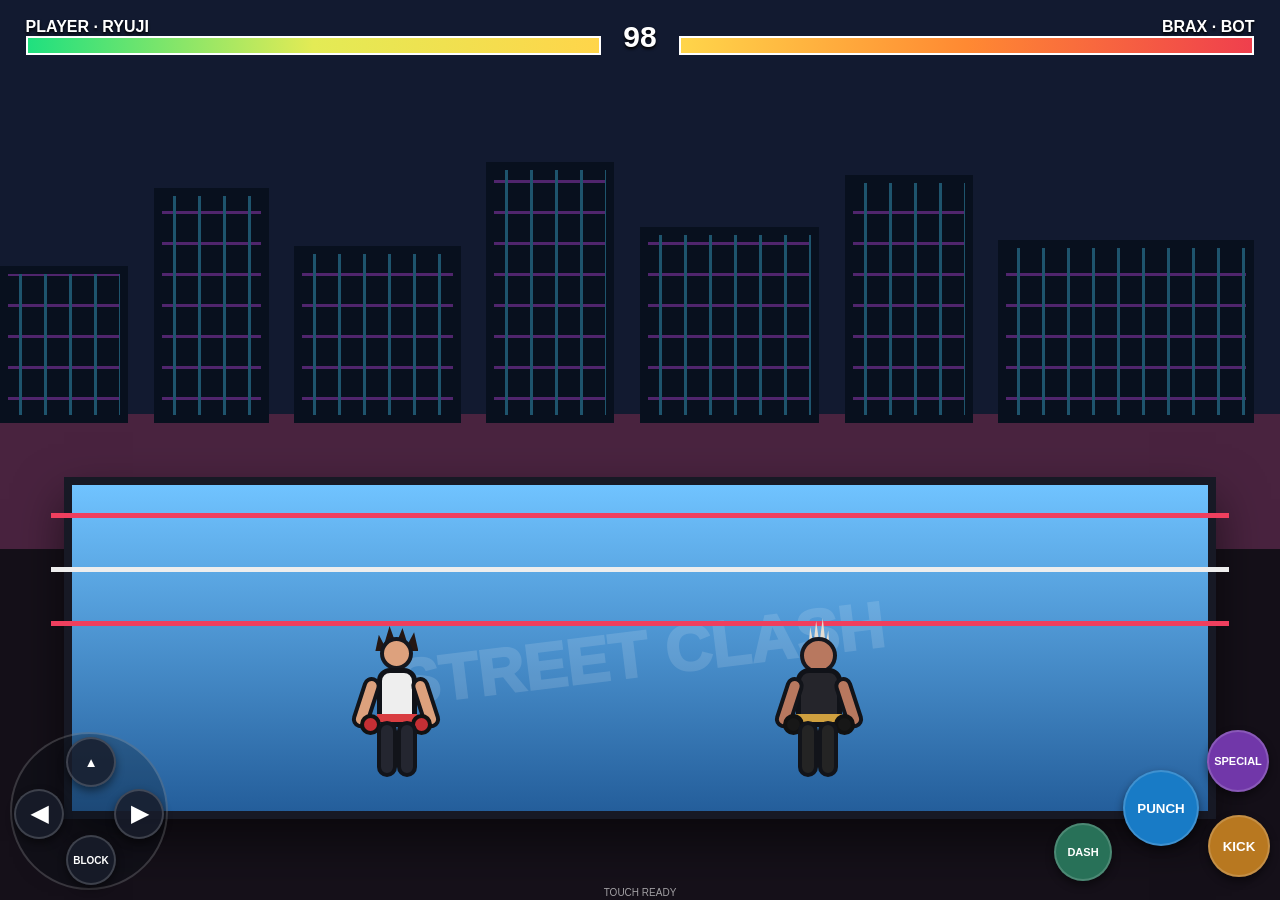
<file: street-clash/index.html>
<!doctype html><html lang="it"><head><meta charset="utf-8"><meta name="viewport" content="width=device-width,initial-scale=1,maximum-scale=1,user-scalable=no,viewport-fit=cover"><title>Street Clash Mobile</title><style>*{box-sizing:border-box;-webkit-tap-highlight-color:transparent;user-select:none}html,body{margin:0;width:100%;height:100%;overflow:hidden;background:#0b0d17;font-family:Arial,sans-serif;touch-action:none}#g{position:fixed;inset:0;background:linear-gradient(#121a30 0 46%,#49233f 46% 61%,#151019 61%);overflow:hidden}.city{position:absolute;left:0;right:0;top:18%;height:29%}.b{position:absolute;bottom:0;background:#08101e}.b:after{content:"";position:absolute;inset:8px;background:repeating-linear-gradient(90deg,transparent 0 11px,#49d4ff 11px 14px,transparent 14px 25px),repeating-linear-gradient(0deg,transparent 0 15px,#d64dff 15px 18px,transparent 18px 31px);opacity:.35}.ring{position:absolute;left:5%;right:5%;top:53%;bottom:9%;background:linear-gradient(#70c3ff,#245e9b);border:8px solid #171925;box-shadow:0 22px 45px #0008}.ring:after{content:"STREET CLASH";position:absolute;left:50%;top:52%;transform:translate(-50%,-50%) rotate(-7deg);font-size:clamp(28px,7vw,64px);font-weight:1000;color:#fff2;white-space:nowrap}.rope{position:absolute;left:4%;right:4%;height:5px;z-index:4;background:#ef3f5e}.r1{top:57%}.r2{top:63%;background:#eee}.r3{top:69%}.hud{position:absolute;left:2%;right:2%;top:2%;z-index:20;display:flex;gap:10px;align-items:center;color:#fff;font-weight:900;text-shadow:0 2px 3px #000}.side{flex:1}.right{text-align:right}.bar{height:19px;background:#161a24;border:2px solid #fff;overflow:hidden}.fill{height:100%;width:100%;background:linear-gradient(90deg,#1fe07f,#e3eb55,#ffd54a)}#bf{margin-left:auto;background:linear-gradient(90deg,#ffd54a,#ff8932,#ef3f4d)}#tm{width:58px;text-align:center;font-size:30px}.fighter{position:absolute;width:76px;height:152px;bottom:14%;left:28%;z-index:10;transform-origin:50% 100%}.fighter.bot{left:68%;transform:scaleX(-1)}.body{position:absolute;left:19px;top:46px;width:40px;height:59px;border:5px solid #101218;border-radius:13px;background:#eee}.bot .body{left:15px;width:46px;background:#25252b}.head{position:absolute;left:22px;top:15px;width:33px;height:33px;border-radius:50%;background:#dda17d;border:4px solid #15171e}.bot .head{left:20px;width:37px;height:37px;background:#b8785f}.hair{position:absolute;left:17px;top:4px;width:43px;height:25px;background:#251713;clip-path:polygon(0 100%,8% 35%,20% 75%,33% 0,48% 72%,63% 8%,75% 73%,90% 25%,100% 100%)}.bot .hair{left:27px;top:-4px;width:22px;height:36px;background:#e5ded2}.arm,.leg{position:absolute;border:4px solid #12141a;border-radius:14px}.arm{top:55px;width:18px;height:53px;background:#dda17d;transform-origin:50% 8px}.bot .arm{background:#b8785f}.a1{left:5px;transform:rotate(18deg)}.a2{right:5px;transform:rotate(-18deg)}.leg{top:99px;width:20px;height:56px;background:#242630}.l1{left:19px}.l2{right:17px}.bot .leg{background:#242424}.glove{position:absolute;width:21px;height:21px;border-radius:50%;background:#c52f34;border:4px solid #111;top:92px}.g1{left:2px}.g2{right:2px}.bot .glove{background:#171717}.belt{position:absolute;left:19px;right:17px;top:92px;height:8px;background:#d93d41}.bot .belt{left:15px;right:15px;background:#d0a03f}.punch .a2{transform:rotate(-90deg) translateY(42px);height:74px}.kick .l2{transform:rotate(-82deg) translateY(42px);height:79px}.blocking .a1{transform:rotate(-52deg);left:24px;top:46px}.blocking .a2{transform:rotate(55deg);right:24px;top:46px}.jump{animation:j .45s ease-out}@keyframes j{45%{margin-bottom:105px}}.hit{animation:h .14s linear;filter:brightness(1.8)}@keyframes h{35%{margin-left:10px}70%{margin-left:-7px}}.shot{position:absolute;width:34px;height:34px;border-radius:50%;z-index:13;background:radial-gradient(circle,#fff 0 18%,#52d7ff 25% 48%,#52d7ff00 70%)}.shot.botshot{background:radial-gradient(circle,#fff 0 18%,#ffb44b 25% 48%,#ffb44b00 70%)}#controls{position:absolute;inset:0;z-index:50;pointer-events:none}.pad{position:absolute;left:10px;bottom:10px;width:158px;height:158px;border-radius:50%;background:#08101844;border:2px solid #ffffff2b;pointer-events:auto}.acts{position:absolute;right:8px;bottom:8px;width:220px;height:170px;pointer-events:auto}.c{position:absolute;border:0;border-radius:50%;color:#fff;font-weight:900;background:#181d2bd9;box-shadow:inset 0 0 0 2px #ffffff2b,0 4px 8px #0007;touch-action:none}.c:active,.on{filter:brightness(1.5);transform:scale(.94)}#L{left:2px;top:55px;width:50px;height:50px;font-size:22px}#R{right:2px;top:55px;width:50px;height:50px;font-size:22px}#J{left:54px;top:3px;width:50px;height:50px}#B{left:54px;bottom:3px;width:50px;height:50px;font-size:10px}#P{right:73px;top:48px;width:76px;height:76px;background:#187bc6}#K{right:2px;top:93px;width:62px;height:62px;background:#b87820}#S{right:3px;top:8px;width:62px;height:62px;background:#7137a9;font-size:11px}#D{left:2px;top:101px;width:58px;height:58px;background:#287158;font-size:11px}#msg{position:absolute;left:0;right:0;top:26%;z-index:30;text-align:center;color:#fff;font-size:clamp(38px,10vw,72px);font-weight:1000;text-shadow:0 4px #121525,0 0 18px #50d7ff;pointer-events:none;opacity:0}.debug{position:absolute;left:50%;bottom:2px;transform:translateX(-50%);z-index:80;color:#ffffff99;font-size:10px}@media(max-height:430px){.pad{transform:scale(.8);transform-origin:left bottom}.acts{transform:scale(.8);transform-origin:right bottom}}</style></head><body><div id="g"><div class="hud"><div class="side"><div>PLAYER · RYUJI</div><div class="bar"><div id="pf" class="fill"></div></div></div><div id="tm">99</div><div class="side right"><div>BRAX · BOT</div><div class="bar"><div id="bf" class="fill"></div></div></div></div><div class="city"><div class="b" style="left:0;width:10%;height:60%"></div><div class="b" style="left:12%;width:9%;height:90%"></div><div class="b" style="left:23%;width:13%;height:68%"></div><div class="b" style="left:38%;width:10%;height:100%"></div><div class="b" style="left:50%;width:14%;height:75%"></div><div class="b" style="left:66%;width:10%;height:95%"></div><div class="b" style="left:78%;width:20%;height:70%"></div></div><div class="ring"></div><div class="rope r1"></div><div class="rope r2"></div><div class="rope r3"></div><div id="p" class="fighter"><div class="hair"></div><div class="head"></div><div class="body"></div><div class="belt"></div><div class="arm a1"></div><div class="arm a2"></div><div class="glove g1"></div><div class="glove g2"></div><div class="leg l1"></div><div class="leg l2"></div></div><div id="bot" class="fighter bot"><div class="hair"></div><div class="head"></div><div class="body"></div><div class="belt"></div><div class="arm a1"></div><div class="arm a2"></div><div class="glove g1"></div><div class="glove g2"></div><div class="leg l1"></div><div class="leg l2"></div></div><div id="msg">FIGHT!</div><div id="controls"><div class="pad"><button class="c" id="L">◀</button><button class="c" id="R">▶</button><button class="c" id="J">▲</button><button class="c" id="B">BLOCK</button></div><div class="acts"><button class="c" id="P">PUNCH</button><button class="c" id="K">KICK</button><button class="c" id="S">SPECIAL</button><button class="c" id="D">DASH</button></div></div><div id="dbg" class="debug">TOUCH READY</div></div><script>(function(){"use strict";var pe=document.getElementById("p"),be=document.getElementById("bot"),pf=document.getElementById("pf"),bf=document.getElementById("bf"),tm=document.getElementById("tm"),msg=document.getElementById("msg"),g=document.getElementById("g"),dbg=document.getElementById("dbg");var P={x:28,hp:100,cool:0,atk:"",block:false,jump:false},B={x:68,hp:100,cool:0,atk:"",block:false},held={L:false,R:false},start=Date.now(),over=false,last=Date.now();function show(t){msg.textContent=t;msg.style.opacity=1;setTimeout(function(){msg.style.opacity=0},700)}show("FIGHT!");function draw(){pe.style.left=P.x+"%";be.style.left=B.x+"%";pf.style.width=P.hp+"%";bf.style.width=B.hp+"%";pe.classList.toggle("blocking",P.block);be.classList.toggle("blocking",B.block);if(P.x>B.x){pe.style.transform="scaleX(-1)";be.style.transform="scaleX(1)"}else{pe.style.transform="scaleX(1)";be.style.transform="scaleX(-1)"}}function dmg(a,d,de,n){var z=d.block?n*.25:n;d.hp=Math.max(0,d.hp-z);d.hit=true;de.classList.add("hit");setTimeout(function(){d.hit=false;de.classList.remove("hit")},160);if(d.hp<=0&&!over){over=true;show(a===P?"YOU WIN!":"BOT WINS!");setTimeout(reset,1600)}}function atk(a,d,el,type){if(over||a.cool>0||a.hit)return;a.atk=type;a.cool=type==="punch"?.34:type==="kick"?.48:.65;el.classList.add(type);setTimeout(function(){if(over)return;var dist=Math.abs(a.x-d.x),range=type==="punch"?13:type==="kick"?17:99;if(type==="special")shot(a===P);else if(dist<range)dmg(a,d,d===P?pe:be,type==="punch"?8:12)},type==="punch"?120:type==="kick"?170:180);setTimeout(function(){el.classList.remove(type)},420)}function shot(fromP){var a=fromP?P:B,d=fromP?B:P,s=document.createElement("div");s.className="shot"+(fromP?"":" botshot");s.style.left=a.x+"%";s.style.bottom="31%";g.appendChild(s);var x=a.x,dir=d.x>x?1:-1,iv=setInterval(function(){x+=dir*1.8;s.style.left=x+"%";if(Math.abs(x-d.x)<4){clearInterval(iv);s.remove();dmg(a,d,fromP?be:pe,18)}else if(x<-5||x>105){clearInterval(iv);s.remove()}},18)}function jump(){if(P.jump||over)return;P.jump=true;pe.classList.add("jump");setTimeout(function(){P.jump=false;pe.classList.remove("jump")},460)}function reset(){P.x=28;P.hp=100;P.cool=0;P.atk="";P.block=false;B.x=68;B.hp=100;B.cool=0;B.atk="";B.block=false;start=Date.now();over=false;show("FIGHT!")}function botAI(){if(over)return;var dist=Math.abs(P.x-B.x);B.block=false;if(dist>16){B.x+=P.x>B.x?1:-1}else{var r=Math.random();if(P.atk&&r<.25)B.block=true;else if(r<.48)atk(B,P,be,"punch");else if(r<.80)atk(B,P,be,"kick");else if(r<.88)atk(B,P,be,"special")}}setInterval(botAI,170);function loop(){var now=Date.now(),dt=Math.min(.05,(now-last)/1000);last=now;if(P.cool>0){P.cool-=dt;if(P.cool<=0)P.atk=""}if(B.cool>0){B.cool-=dt;if(B.cool<=0)B.atk=""}if(!over&&!P.atk&&!P.block){if(held.L)P.x-=24*dt;if(held.R)P.x+=24*dt;P.x=Math.max(7,Math.min(86,P.x))}if(!over){var t=Math.max(0,99-Math.floor((now-start)/1000));tm.textContent=t;if(t===0){over=true;show(P.hp===B.hp?"DRAW!":P.hp>B.hp?"YOU WIN!":"BOT WINS!");setTimeout(reset,1600)}}draw();requestAnimationFrame(loop)}requestAnimationFrame(loop);function hold(id,key){var e=document.getElementById(id);function on(ev){ev.preventDefault();held[key]=true;e.classList.add("on");dbg.textContent=id+" ON"}function off(ev){ev.preventDefault();held[key]=false;e.classList.remove("on")}e.addEventListener("pointerdown",on);e.addEventListener("pointerup",off);e.addEventListener("pointercancel",off);e.addEventListener("touchstart",on,{passive:false});e.addEventListener("touchend",off,{passive:false});e.addEventListener("touchcancel",off,{passive:false})}hold("L","L");hold("R","R");(function(){var e=document.getElementById("B");function on(ev){ev.preventDefault();P.block=true;e.classList.add("on")}function off(ev){ev.preventDefault();P.block=false;e.classList.remove("on")}e.addEventListener("pointerdown",on);e.addEventListener("pointerup",off);e.addEventListener("touchstart",on,{passive:false});e.addEventListener("touchend",off,{passive:false})})();function tap(id,fn){var e=document.getElementById(id),lock=false;function fire(ev){ev.preventDefault();if(lock)return;lock=true;setTimeout(function(){lock=false},80);fn();dbg.textContent=id}e.addEventListener("pointerdown",fire);e.addEventListener("touchstart",fire,{passive:false})}tap("J",jump);tap("P",function(){atk(P,B,pe,"punch")});tap("K",function(){atk(P,B,pe,"kick")});tap("S",function(){atk(P,B,pe,"special")});tap("D",function(){if(!over){P.x+=B.x>P.x?7:-7;P.x=Math.max(7,Math.min(86,P.x))}});window.addEventListener("error",function(e){dbg.textContent="ERR: "+e.message;dbg.style.color="#ff8080"});draw()})();</script></body></html>
</file>
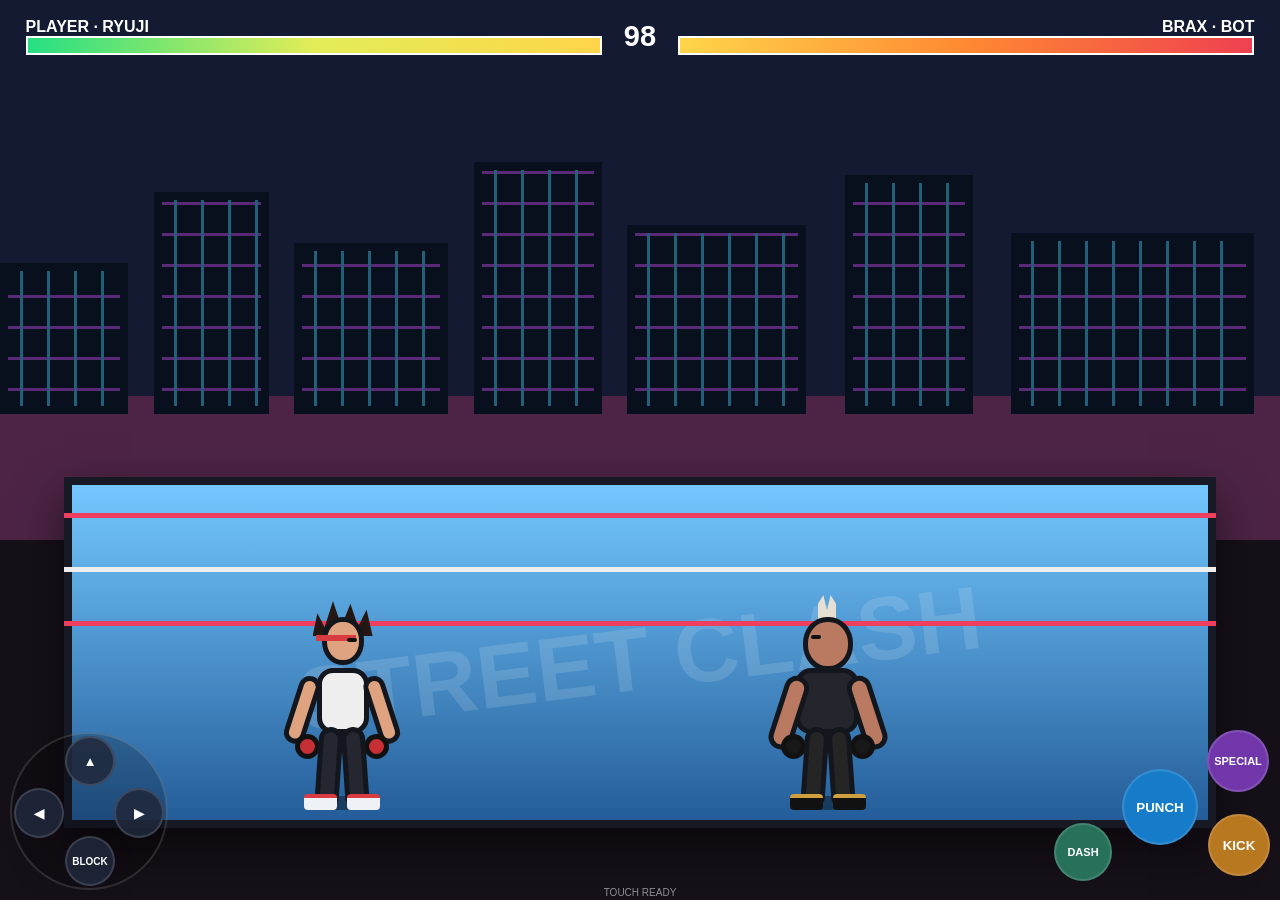
<file: street-clash/mobile.html>
<!doctype html><html lang="it"><head><meta charset="utf-8"><meta name="viewport" content="width=device-width,initial-scale=1,maximum-scale=1,user-scalable=no,viewport-fit=cover"><title>Street Clash Mobile</title><style>*{box-sizing:border-box;-webkit-tap-highlight-color:transparent;user-select:none}html,body{margin:0;height:100%;overflow:hidden;background:#0a0d16;font-family:Arial,sans-serif;touch-action:none}#g{position:fixed;inset:0;background:linear-gradient(#131a31 0 44%,#4d2445 44% 60%,#161019 60%);overflow:hidden}.city{position:absolute;left:0;right:0;top:18%;height:28%}.b{position:absolute;bottom:0;background:#08101e}.b:after{content:'';position:absolute;inset:8px;opacity:.4;background:repeating-linear-gradient(90deg,transparent 0 12px,#4bd6ff 12px 15px,transparent 15px 27px),repeating-linear-gradient(0deg,transparent 0 15px,#d652ff 15px 18px,transparent 18px 31px)}.ring{position:absolute;left:5%;right:5%;top:53%;bottom:8%;background:linear-gradient(#74c8ff,#245d99);border:8px solid #171925;box-shadow:0 20px 45px #0008}.ring:after{content:'STREET CLASH';position:absolute;left:50%;top:52%;transform:translate(-50%,-50%) rotate(-7deg);font:900 7vw Arial;color:#fff2;white-space:nowrap}.rope{position:absolute;left:5%;right:5%;height:5px;z-index:4}.r1{top:57%;background:#ef3f5e}.r2{top:63%;background:#eee}.r3{top:69%;background:#ef3f5e}.hud{position:absolute;left:2%;right:2%;top:2%;z-index:20;display:flex;gap:10px;align-items:center;color:#fff;font-weight:900}.s{flex:1}.s.r{text-align:right}.bar{height:19px;border:2px solid #fff;background:#141821;overflow:hidden}.hp{height:100%;width:100%;background:linear-gradient(90deg,#26df83,#e2ed58,#ffd54a)}#bh{margin-left:auto;background:linear-gradient(90deg,#ffd54a,#ff8932,#ef4050)}#tm{width:56px;text-align:center;font-size:29px}.fighter{position:absolute;width:120px;height:215px;bottom:10%;left:22%;z-index:10;transform-origin:50% 100%}.fighter.bot{left:66%;transform:scaleX(-1)}.shadow{position:absolute;left:25px;bottom:0;width:72px;height:14px;border-radius:50%;background:#0006}.torso{position:absolute;left:35px;top:73px;width:52px;height:66px;border-radius:16px;background:#eee;border:5px solid #13161d}.bot .torso{left:29px;width:64px;background:#25262d}.head{position:absolute;left:40px;top:22px;width:42px;height:48px;border-radius:48%;background:#dfa380;border:5px solid #13161d}.bot .head{left:35px;width:50px;height:54px;background:#b97a61}.hair{position:absolute;left:31px;top:6px;width:60px;height:35px;background:#251713;clip-path:polygon(0 100%,8% 35%,20% 75%,34% 0,48% 72%,63% 8%,76% 73%,90% 25%,100% 100%)}.bot .hair{left:52px;top:0;width:18px;height:44px;background:#e7dfd3;clip-path:polygon(0 100%,0 20%,30% 0,50% 35%,70% 0,100% 20%,100% 100%)}.eye{position:absolute;left:65px;top:43px;width:10px;height:4px;background:#111;border-radius:3px}.bot .eye{left:67px;top:40px}.band{position:absolute;left:34px;top:40px;width:40px;height:6px;background:#d83b40}.bot .band{display:none}.arm,.leg{position:absolute;border:5px solid #13161d;border-radius:18px;transform-origin:50% 10px}.arm{width:22px;height:70px;top:81px;background:#dfa380}.bot .arm{width:25px;height:76px;background:#b97a61}.a1{left:17px;transform:rotate(18deg)}.a2{right:17px;transform:rotate(-18deg)}.leg{width:24px;height:82px;top:132px;background:#242630}.l1{left:37px;transform:rotate(4deg)}.l2{right:37px;transform:rotate(-4deg)}.bot .leg{background:#252525}.glove{position:absolute;top:139px;width:25px;height:25px;border-radius:50%;background:#c62f34;border:5px solid #111}.g1{left:13px}.g2{right:13px}.bot .glove{background:#181818}.shoe{position:absolute;top:199px;width:33px;height:16px;background:#eef1f5;border-top:4px solid #d83b40;border-radius:4px}.sh1{left:22px}.sh2{right:22px}.bot .shoe{background:#111;border-top-color:#d0a03f}.fighter.faceLeft{transform:scaleX(-1)}.fighter.punch .a2{right:4px;top:70px;height:84px;transform:rotate(-92deg)}.fighter.kick .l2{right:10px;top:122px;height:95px;transform:rotate(-82deg)}.fighter.block .a1{left:38px;top:75px;transform:rotate(-60deg)}.fighter.block .a2{right:38px;top:75px;transform:rotate(60deg)}.fighter.jump{animation:j .46s ease-out}@keyframes j{45%{margin-bottom:110px}}.fighter.hit{filter:brightness(1.8);animation:h .15s}@keyframes h{50%{margin-left:9px}}.shot{position:absolute;width:34px;height:34px;border-radius:50%;z-index:15;background:radial-gradient(circle,#fff 0 18%,#4bd6ff 25% 48%,transparent 72%)}.shot.enemy{background:radial-gradient(circle,#fff 0 18%,#ffb44b 25% 48%,transparent 72%)}#msg{position:absolute;left:0;right:0;top:26%;text-align:center;color:#fff;font:900 9vw Arial;text-shadow:0 4px #101420,0 0 16px #4bdcff;z-index:30;opacity:0}#ctrl{position:absolute;inset:0;z-index:40;pointer-events:none}.pad{position:absolute;left:10px;bottom:10px;width:158px;height:158px;border-radius:50%;background:#0003;border:2px solid #fff2;pointer-events:auto}.acts{position:absolute;right:8px;bottom:8px;width:220px;height:170px;pointer-events:auto}.btn{position:absolute;border:0;border-radius:50%;color:#fff;font-weight:900;background:#20283bdd;box-shadow:inset 0 0 0 2px #fff2;touch-action:none}.btn.on,.btn:active{filter:brightness(1.6);transform:scale(.94)}#L{left:2px;top:54px;width:50px;height:50px}#R{right:2px;top:54px;width:50px;height:50px}#J{left:53px;top:2px;width:50px;height:50px}#BL{left:53px;bottom:2px;width:50px;height:50px;font-size:10px}#P{right:74px;top:47px;width:76px;height:76px;background:#167cc9}#K{right:2px;top:92px;width:62px;height:62px;background:#b87820}#S{right:3px;top:8px;width:62px;height:62px;background:#7137aa;font-size:11px}#D{left:2px;top:101px;width:58px;height:58px;background:#27715a;font-size:11px}#dbg{position:absolute;left:50%;bottom:2px;transform:translateX(-50%);color:#fff8;font-size:10px;z-index:50}@media(max-height:430px){.pad{transform:scale(.8);transform-origin:left bottom}.acts{transform:scale(.8);transform-origin:right bottom}}</style></head><body><div id="g"><div class="hud"><div class="s">PLAYER · RYUJI<div class="bar"><div id="ph" class="hp"></div></div></div><div id="tm">99</div><div class="s r">BRAX · BOT<div class="bar"><div id="bh" class="hp"></div></div></div></div><div class="city"><div class="b" style="left:0;width:10%;height:60%"></div><div class="b" style="left:12%;width:9%;height:88%"></div><div class="b" style="left:23%;width:12%;height:68%"></div><div class="b" style="left:37%;width:10%;height:100%"></div><div class="b" style="left:49%;width:14%;height:75%"></div><div class="b" style="left:66%;width:10%;height:95%"></div><div class="b" style="left:79%;width:19%;height:72%"></div></div><div class="ring"></div><div class="rope r1"></div><div class="rope r2"></div><div class="rope r3"></div><div id="p" class="fighter"><div class="shadow"></div><div class="hair"></div><div class="head"></div><div class="band"></div><div class="eye"></div><div class="torso"></div><div class="arm a1"></div><div class="arm a2"></div><div class="glove g1"></div><div class="glove g2"></div><div class="leg l1"></div><div class="leg l2"></div><div class="shoe sh1"></div><div class="shoe sh2"></div></div><div id="b" class="fighter bot"><div class="shadow"></div><div class="hair"></div><div class="head"></div><div class="band"></div><div class="eye"></div><div class="torso"></div><div class="arm a1"></div><div class="arm a2"></div><div class="glove g1"></div><div class="glove g2"></div><div class="leg l1"></div><div class="leg l2"></div><div class="shoe sh1"></div><div class="shoe sh2"></div></div><div id="msg">FIGHT!</div><div id="ctrl"><div class="pad"><button class="btn" id="L">◀</button><button class="btn" id="R">▶</button><button class="btn" id="J">▲</button><button class="btn" id="BL">BLOCK</button></div><div class="acts"><button class="btn" id="P">PUNCH</button><button class="btn" id="K">KICK</button><button class="btn" id="S">SPECIAL</button><button class="btn" id="D">DASH</button></div></div><div id="dbg">TOUCH READY</div></div><script>(function(){'use strict';var pe=document.getElementById('p'),be=document.getElementById('b'),ph=document.getElementById('ph'),bh=document.getElementById('bh'),tm=document.getElementById('tm'),msg=document.getElementById('msg'),g=document.getElementById('g'),dbg=document.getElementById('dbg');var P={x:22,hp:100,cool:0,atk:'',block:false,jump:false,hit:false},B={x:66,hp:100,cool:0,atk:'',block:false,hit:false},held={L:false,R:false};var start=Date.now(),last=Date.now(),over=false;function show(s){msg.textContent=s;msg.style.opacity='1';setTimeout(function(){msg.style.opacity='0'},700)}function draw(){pe.style.left=P.x+'%';be.style.left=B.x+'%';ph.style.width=P.hp+'%';bh.style.width=B.hp+'%';pe.classList.toggle('block',P.block);be.classList.toggle('block',B.block);if(P.x>B.x){pe.classList.add('faceLeft');be.classList.remove('faceLeft')}else{pe.classList.remove('faceLeft');be.classList.add('faceLeft')}}function damage(a,d,el,n){if(d.block)n*=.25;d.hp=Math.max(0,d.hp-n);d.hit=true;el.classList.add('hit');setTimeout(function(){d.hit=false;el.classList.remove('hit')},150);if(d.hp<=0&&!over){over=true;show(a===P?'YOU WIN!':'BOT WINS!');setTimeout(reset,1600)}}function projectile(fromP){var a=fromP?P:B,d=fromP?B:P,s=document.createElement('div');s.className='shot'+(fromP?'':' enemy');s.style.left=a.x+'%';s.style.bottom='30%';g.appendChild(s);var x=a.x,dir=d.x>x?1:-1,iv=setInterval(function(){x+=dir*1.8;s.style.left=x+'%';if(Math.abs(x-d.x)<4){clearInterval(iv);s.remove();damage(a,d,fromP?be:pe,18)}else if(x<-5||x>105){clearInterval(iv);s.remove()}},18)}function attack(a,d,el,type){if(over||a.cool>0||a.hit)return;a.atk=type;if(type==='punch')a.cool=.34;else if(type==='kick')a.cool=.48;else a.cool=.65;el.classList.add(type);var wait=180;if(type==='punch')wait=120;else if(type==='kick')wait=170;setTimeout(function(){if(over)return;if(type==='special'){projectile(a===P);return}var range=type==='punch'?13:17;if(Math.abs(a.x-d.x)<range)damage(a,d,d===P?pe:be,type==='punch'?8:12)},wait);setTimeout(function(){el.classList.remove(type)},420)}function jump(){if(P.jump||over)return;P.jump=true;pe.classList.add('jump');setTimeout(function(){P.jump=false;pe.classList.remove('jump')},460)}function reset(){P.x=22;P.hp=100;P.cool=0;P.atk='';P.block=false;P.hit=false;B.x=66;B.hp=100;B.cool=0;B.atk='';B.block=false;B.hit=false;start=Date.now();over=false;show('FIGHT!')}function ai(){if(over)return;var d=Math.abs(P.x-B.x);B.block=false;if(d>16){if(P.x>B.x)B.x+=1;else B.x-=1}else{var r=Math.random();if(P.atk&&r<.25)B.block=true;else if(r<.50)attack(B,P,be,'punch');else if(r<.82)attack(B,P,be,'kick');else if(r<.90)attack(B,P,be,'special')}}setInterval(ai,170);function loop(){var now=Date.now(),dt=(now-last)/1000;if(dt>.05)dt=.05;last=now;if(P.cool>0){P.cool-=dt;if(P.cool<=0)P.atk=''}if(B.cool>0){B.cool-=dt;if(B.cool<=0)B.atk=''}if(!over&&!P.atk&&!P.block){if(held.L)P.x-=25*dt;if(held.R)P.x+=25*dt;P.x=Math.max(7,Math.min(86,P.x))}if(!over){var sec=99-Math.floor((now-start)/1000);if(sec<0)sec=0;tm.textContent=sec;if(sec===0){over=true;show(P.hp===B.hp?'DRAW!':(P.hp>B.hp?'YOU WIN!':'BOT WINS!'));setTimeout(reset,1600)}}draw();requestAnimationFrame(loop)}function bindHold(id,key){var e=document.getElementById(id);function on(ev){ev.preventDefault();held[key]=true;e.classList.add('on');dbg.textContent=id+' ON'}function off(ev){ev.preventDefault();held[key]=false;e.classList.remove('on')}e.addEventListener('touchstart',on,{passive:false});e.addEventListener('touchend',off,{passive:false});e.addEventListener('touchcancel',off,{passive:false});e.addEventListener('pointerdown',on);e.addEventListener('pointerup',off);e.addEventListener('pointercancel',off)}function tap(id,fn){var e=document.getElementById(id),lock=false;function fire(ev){ev.preventDefault();if(lock)return;lock=true;setTimeout(function(){lock=false},90);fn();dbg.textContent=id}e.addEventListener('touchstart',fire,{passive:false});e.addEventListener('pointerdown',fire)}bindHold('L','L');bindHold('R','R');var bl=document.getElementById('BL');function bon(ev){ev.preventDefault();P.block=true;bl.classList.add('on')}function boff(ev){ev.preventDefault();P.block=false;bl.classList.remove('on')}bl.addEventListener('touchstart',bon,{passive:false});bl.addEventListener('touchend',boff,{passive:false});bl.addEventListener('pointerdown',bon);bl.addEventListener('pointerup',boff);tap('J',jump);tap('P',function(){attack(P,B,pe,'punch')});tap('K',function(){attack(P,B,pe,'kick')});tap('S',function(){attack(P,B,pe,'special')});tap('D',function(){if(!over){P.x+=B.x>P.x?7:-7;P.x=Math.max(7,Math.min(86,P.x))}});window.addEventListener('error',function(e){dbg.textContent='ERR: '+e.message;dbg.style.color='#ff8080'});show('FIGHT!');draw();requestAnimationFrame(loop)})();</script></body></html>
</file>
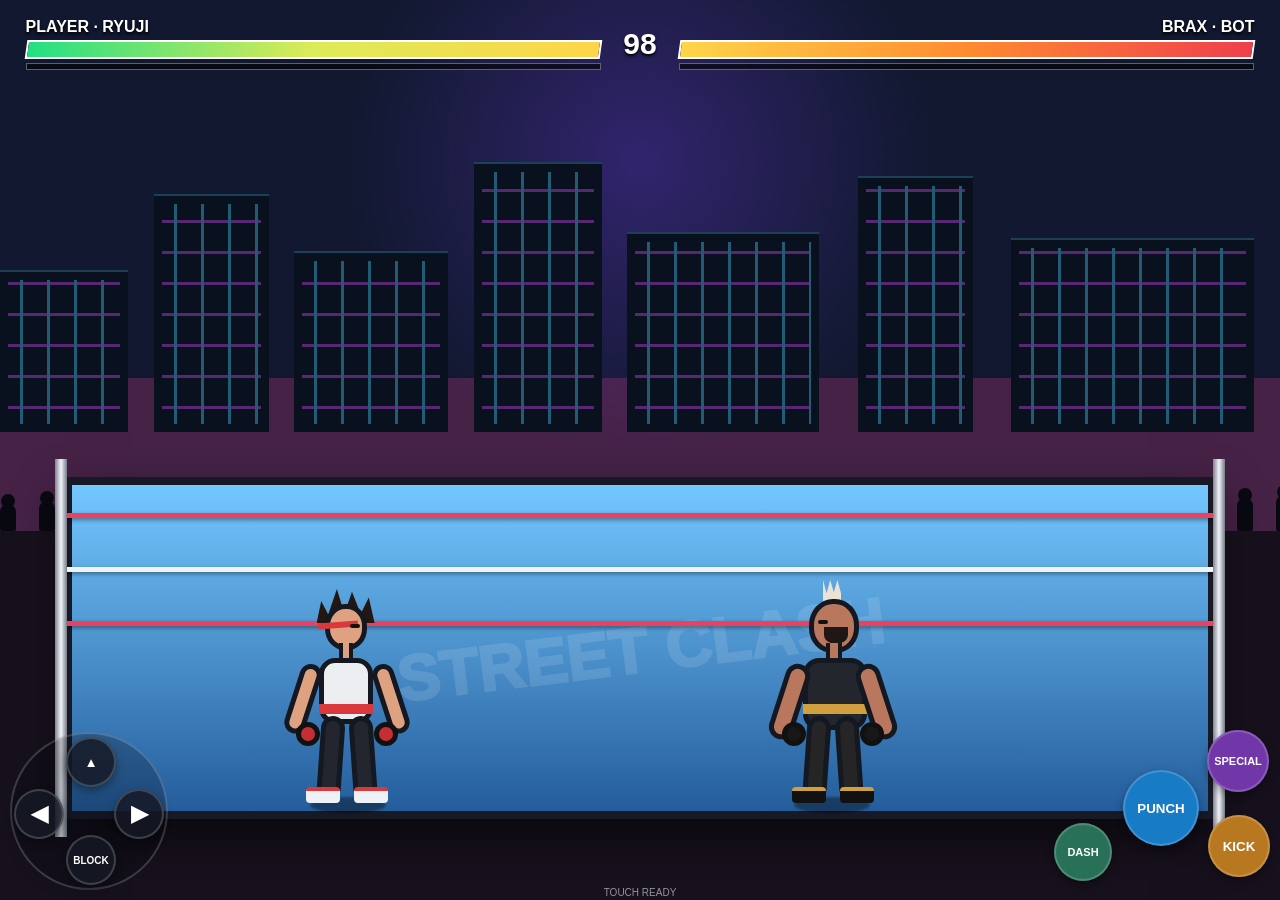
<file: street-clash/play.html>
<!doctype html>
<html lang="it">
<head>
<meta charset="utf-8">
<meta name="viewport" content="width=device-width,initial-scale=1,maximum-scale=1,user-scalable=no,viewport-fit=cover">
<title>Street Clash Characters</title>
<style>
*{box-sizing:border-box;-webkit-tap-highlight-color:transparent;user-select:none}
html,body{margin:0;width:100%;height:100%;overflow:hidden;background:#0b0d16;font-family:Arial,Helvetica,sans-serif;touch-action:none}
#game{
  position:fixed;inset:0;overflow:hidden;
  background:
    radial-gradient(circle at 50% 18%,rgba(125,65,255,.30),transparent 30%),
    linear-gradient(#11182f 0 42%, #452246 42% 59%, #17111d 59% 100%);
}
.city{position:absolute;left:0;right:0;top:18%;height:30%}
.bld{position:absolute;bottom:0;background:#09111f;border-top:2px solid rgba(78,208,255,.25)}
.bld:before{content:"";position:absolute;inset:8px;opacity:.38;background:repeating-linear-gradient(90deg,transparent 0 12px,#49d4ff 12px 15px,transparent 15px 27px),repeating-linear-gradient(0deg,transparent 0 15px,#d64dff 15px 18px,transparent 18px 31px)}
#crowd{position:absolute;left:0;right:0;top:42%;height:17%;overflow:hidden}
.person{position:absolute;bottom:0;width:16px;height:34px;background:#090a11;border-radius:8px 8px 2px 2px}
.person:before{content:"";position:absolute;left:1px;top:-10px;width:14px;height:14px;border-radius:50%;background:#090a11}
#ring{position:absolute;left:5%;right:5%;top:53%;bottom:9%;background:linear-gradient(#74c7ff,#245d9b);border:8px solid #171925;box-shadow:0 22px 45px rgba(0,0,0,.55)}
#ring:after{content:"STREET CLASH";position:absolute;left:50%;top:51%;transform:translate(-50%,-50%) rotate(-7deg);font-size:clamp(28px,7vw,64px);font-weight:1000;color:rgba(255,255,255,.12);white-space:nowrap}
.rope{position:absolute;left:5%;right:5%;height:5px;z-index:4;box-shadow:0 2px 4px rgba(0,0,0,.4)}
.r1{top:57%;background:#ef3f5e}.r2{top:63%;background:#f1f3f5}.r3{top:69%;background:#ef3f5e}
.post{position:absolute;top:51%;bottom:7%;width:12px;background:linear-gradient(90deg,#81848e,#f0f3f9,#777b87);z-index:4}.pl{left:4.3%}.pr{right:4.3%}
#hud{position:absolute;left:2%;right:2%;top:2%;z-index:30;display:flex;gap:10px;align-items:center;color:#fff;font-weight:900;text-shadow:0 2px 3px #000}.side{flex:1}.right{text-align:right}.label{font-size:clamp(10px,2.4vw,16px);margin-bottom:4px}.bar{height:19px;background:#171b25;border:2px solid #fff;overflow:hidden;transform:skewX(-8deg)}.fill{height:100%;width:100%;background:linear-gradient(90deg,#23df83,#ddeb58,#ffd54a)}#bf{margin-left:auto;background:linear-gradient(90deg,#ffd54a,#ff8b31,#ef3f4d)}.energy{height:7px;margin-top:4px;background:rgba(0,0,0,.6);border:1px solid rgba(255,255,255,.35);overflow:hidden}.energyfill{height:100%;width:0;background:linear-gradient(90deg,#4ad8ff,#8c5bff)}#timer{width:58px;text-align:center;font-size:30px}#msg{position:absolute;left:0;right:0;top:25%;z-index:40;text-align:center;color:#fff;font-size:clamp(38px,9vw,72px);font-weight:1000;text-shadow:0 4px 0 #121525,0 0 18px #50d7ff;pointer-events:none;opacity:0;transition:opacity .18s}
.fighter{position:absolute;width:130px;height:230px;bottom:10%;left:22%;z-index:12;transform-origin:50% 100%}.fighter.bot{left:66%;transform:scaleX(-1)}.shadow{position:absolute;left:28px;bottom:-3px;width:76px;height:16px;border-radius:50%;background:rgba(0,0,0,.36);filter:blur(1px)}.torso{position:absolute;left:37px;top:78px;width:54px;height:66px;border-radius:16px;background:#eceef1;border:5px solid #141821}.bot .torso{left:31px;width:64px;height:72px;background:#24262d}.chestStripe{position:absolute;left:37px;top:124px;width:54px;height:10px;background:#d9383d}.bot .chestStripe{left:31px;width:64px;background:#d0a03f}.neck{position:absolute;left:57px;top:63px;width:14px;height:20px;background:#dea280;border-left:4px solid #141821;border-right:4px solid #141821}.bot .neck{left:56px;width:16px;background:#b9785e}.head{position:absolute;left:43px;top:24px;width:42px;height:46px;border-radius:48% 48% 46% 46%;background:#dea280;border:5px solid #141821}.bot .head{left:39px;top:19px;width:50px;height:54px;background:#b9785e}.eye{position:absolute;left:68px;top:44px;width:10px;height:4px;background:#111;border-radius:3px}.bot .eye{left:70px;top:40px}.hair{position:absolute;left:35px;top:9px;width:58px;height:34px;background:#241712;clip-path:polygon(0 100%,8% 35%,20% 75%,35% 0,48% 72%,61% 8%,76% 73%,90% 25%,100% 100%)}.bot .hair{left:57px;top:0;width:18px;height:44px;background:#ece2d5;clip-path:polygon(0 100%,0 30%,20% 0,40% 28%,60% 0,80% 30%,100% 0,100% 100%)}.headband{position:absolute;left:36px;top:42px;width:40px;height:6px;background:#d9383d;transform:rotate(-4deg)}.bot .headband{display:none}.beard{position:absolute;left:50px;top:47px;width:24px;height:17px;background:#1f1715;border-radius:0 0 18px 18px / 0 0 14px 14px;display:none}.bot .beard{display:block}.arm{position:absolute;width:22px;height:72px;background:#dea280;border:5px solid #141821;border-radius:18px;transform-origin:50% 10px}.bot .arm{background:#b9785e;width:25px;height:78px}.a1{left:18px;top:84px;transform:rotate(18deg)}.a2{right:18px;top:84px;transform:rotate(-18deg)}.glove{position:absolute;width:24px;height:24px;border-radius:50%;background:#c52f34;border:5px solid #111;top:142px}.g1{left:14px}.g2{right:14px}.bot .glove{background:#181818}.leg{position:absolute;width:24px;height:84px;background:#23262e;border:5px solid #141821;border-radius:18px;top:136px;transform-origin:50% 12px}.l1{left:39px;transform:rotate(4deg)}.l2{right:39px;transform:rotate(-4deg)}.bot .leg{background:#252525}.shoe{position:absolute;width:34px;height:16px;border-radius:4px;background:#eef1f5;top:207px;border-top:4px solid #d9383d}.s1{left:24px}.s2{right:24px}.bot .shoe{background:#111;border-top-color:#d0a03f}
.fighter.faceLeft{transform:scaleX(-1)}.fighter.hit{filter:brightness(1.65);animation:hitFlash .14s linear}@keyframes hitFlash{35%{margin-left:8px}70%{margin-left:-6px}}.fighter.jump{animation:jumpAnim .46s ease-out}@keyframes jumpAnim{45%{margin-bottom:110px}}.fighter.blocking .a1{left:40px;top:78px;transform:rotate(-60deg)}.fighter.blocking .a2{right:40px;top:78px;transform:rotate(60deg)}.fighter.punch .a2{right:6px;top:72px;height:82px;transform:rotate(-92deg)}.fighter.kick .l2{right:12px;top:126px;height:96px;transform:rotate(-82deg)}.fighter.special{filter:drop-shadow(0 0 12px #52d7ff) brightness(1.14)}.fighter.bot.special{filter:drop-shadow(0 0 12px #ffb54b) brightness(1.14)}.shot{position:absolute;width:34px;height:34px;border-radius:50%;z-index:18;background:radial-gradient(circle,#fff 0 18%,#52d7ff 25% 48%,rgba(82,215,255,0) 70%)}.shot.botshot{background:radial-gradient(circle,#fff 0 18%,#ffb44b 25% 48%,rgba(255,180,75,0) 70%)}
#controls{position:absolute;inset:0;z-index:50;pointer-events:none}.pad{position:absolute;left:10px;bottom:max(10px,env(safe-area-inset-bottom));width:158px;height:158px;border-radius:50%;background:rgba(8,12,19,.24);border:2px solid rgba(255,255,255,.18);pointer-events:auto}.acts{position:absolute;right:8px;bottom:max(8px,env(safe-area-inset-bottom));width:220px;height:170px;pointer-events:auto}.c{position:absolute;border:0;border-radius:50%;color:#fff;font-weight:900;background:rgba(21,25,36,.84);box-shadow:inset 0 0 0 2px rgba(255,255,255,.18),0 4px 8px rgba(0,0,0,.35);touch-action:none}.c:active,.on{filter:brightness(1.45);transform:scale(.94)}#L{left:2px;top:55px;width:50px;height:50px;font-size:22px}#R{right:2px;top:55px;width:50px;height:50px;font-size:22px}#J{left:54px;top:3px;width:50px;height:50px}#BL{left:54px;bottom:3px;width:50px;height:50px;font-size:10px}#P{right:73px;top:48px;width:76px;height:76px;background:#187bc6}#K{right:2px;top:93px;width:62px;height:62px;background:#b87820}#S{right:3px;top:8px;width:62px;height:62px;background:#7137a9;font-size:11px}#D{left:2px;top:101px;width:58px;height:58px;background:#287158;font-size:11px}#dbg{position:absolute;left:50%;bottom:2px;transform:translateX(-50%);z-index:70;color:rgba(255,255,255,.55);font-size:10px}@media(max-height:430px){.pad{transform:scale(.8);transform-origin:left bottom}.acts{transform:scale(.8);transform-origin:right bottom}.fighter{transform:scale(.88);transform-origin:50% 100%}.fighter.bot{transform:scale(.88) scaleX(-1)}}
</style>
</head>
<body>
<div id="game">
  <div id="hud"><div class="side"><div class="label">PLAYER · RYUJI</div><div class="bar"><div id="pf" class="fill"></div></div><div class="energy"><div id="pe" class="energyfill"></div></div></div><div id="timer">99</div><div class="side right"><div class="label">BRAX · BOT</div><div class="bar"><div id="bf" class="fill"></div></div><div class="energy"><div id="be" class="energyfill"></div></div></div></div>
  <div class="city"><div class="bld" style="left:0;width:10%;height:60%"></div><div class="bld" style="left:12%;width:9%;height:88%"></div><div class="bld" style="left:23%;width:12%;height:67%"></div><div class="bld" style="left:37%;width:10%;height:100%"></div><div class="bld" style="left:49%;width:15%;height:74%"></div><div class="bld" style="left:67%;width:9%;height:95%"></div><div class="bld" style="left:79%;width:19%;height:72%"></div></div>
  <div id="crowd"></div><div id="ring"></div><div class="rope r1"></div><div class="rope r2"></div><div class="rope r3"></div><div class="post pl"></div><div class="post pr"></div>
  <div id="p" class="fighter"><div class="shadow"></div><div class="hair"></div><div class="head"></div><div class="headband"></div><div class="eye"></div><div class="neck"></div><div class="torso"></div><div class="chestStripe"></div><div class="arm a1"></div><div class="arm a2"></div><div class="glove g1"></div><div class="glove g2"></div><div class="leg l1"></div><div class="leg l2"></div><div class="shoe s1"></div><div class="shoe s2"></div></div>
  <div id="b" class="fighter bot"><div class="shadow"></div><div class="hair"></div><div class="head"></div><div class="beard"></div><div class="eye"></div><div class="neck"></div><div class="torso"></div><div class="chestStripe"></div><div class="arm a1"></div><div class="arm a2"></div><div class="glove g1"></div><div class="glove g2"></div><div class="leg l1"></div><div class="leg l2"></div><div class="shoe s1"></div><div class="shoe s2"></div></div>
  <div id="msg">FIGHT!</div>
  <div id="controls"><div class="pad"><button class="c" id="L">◀</button><button class="c" id="R">▶</button><button class="c" id="J">▲</button><button class="c" id="BL">BLOCK</button></div><div class="acts"><button class="c" id="P">PUNCH</button><button class="c" id="K">KICK</button><button class="c" id="S">SPECIAL</button><button class="c" id="D">DASH</button></div></div><div id="dbg">TOUCH READY</div>
</div>
<script>
(function(){
"use strict";
var pe=document.getElementById("p"),be=document.getElementById("b"),pf=document.getElementById("pf"),bf=document.getElementById("bf"),pef=document.getElementById("pe"),bef=document.getElementById("be"),tm=document.getElementById("timer"),msg=document.getElementById("msg"),dbg=document.getElementById("dbg"),game=document.getElementById("game");
var P={x:22,hp:100,en:0,cool:0,atk:"",block:false,jump:false,hit:false},B={x:66,hp:100,en:0,cool:0,atk:"",block:false,jump:false,hit:false},held={L:false,R:false},start=Date.now(),over=false,last=Date.now();
function crowd(){var c=document.getElementById("crowd");for(var i=0;i<34;i++){var d=document.createElement("div");d.className="person";d.style.left=(i*3.02)+"%";d.style.height=(27+(i%5)*3)+"px";c.appendChild(d)}}crowd();
function show(t){msg.textContent=t;msg.style.opacity="1";setTimeout(function(){msg.style.opacity="0"},700)}show("FIGHT!");
function render(){pe.style.left=P.x+"%";be.style.left=B.x+"%";pf.style.width=P.hp+"%";bf.style.width=B.hp+"%";pef.style.width=P.en+"%";bef.style.width=B.en+"%";pe.classList.toggle("blocking",P.block);be.classList.toggle("blocking",B.block);if(P.x>B.x){pe.classList.add("faceLeft");be.classList.remove("faceLeft")}else{pe.classList.remove("faceLeft");be.classList.add("faceLeft")}}
function dmg(a,d,el,n){var val=d.block?n*.25:n;d.hp=Math.max(0,d.hp-val);a.en=Math.min(100,a.en+(d.block?4:10));d.en=Math.min(100,d.en+4);d.hit=true;el.classList.add("hit");setTimeout(function(){d.hit=false;el.classList.remove("hit")},160);if(d.hp<=0&&!over){over=true;show(a===P?"YOU WIN!":"BOT WINS!");setTimeout(reset,1600)}}
function shot(fromP){var a=fromP?P:B,d=fromP?B:P,target=fromP?be:pe,s=document.createElement("div");s.className="shot"+(fromP?"":" botshot");s.style.left=a.x+"%";s.style.bottom="30%";game.appendChild(s);var x=a.x,dir=d.x>x?1:-1,iv=setInterval(function(){x+=dir*1.8;s.style.left=x+"%";if(Math.abs(x-d.x)<4){clearInterval(iv);s.remove();dmg(a,d,target,18)}else if(x<-5||x>105){clearInterval(iv);s.remove()}},18)}
function atk(a,d,el,type){if(over||a.cool>0||a.hit)return;if(type==="special"&&a.en<40)return;if(type==="special")a.en-=40;a.atk=type;a.cool=type==="punch"?.34:(type==="kick"?.48:.65);el.classList.add(type);setTimeout(function(){if(over)return;var dist=Math.abs(a.x-d.x),range=type==="punch"?13:(type==="kick"?17:99);if(type==="special")shot(a===P);else if(dist<range)dmg(a,d,d===P?pe:be,type==="punch"?8:12)},type==="punch"?120:(type==="kick"?170:180));setTimeout(function(){el.classList.remove(type)},420)}
function jump(){if(P.jump||over)return;P.jump=true;pe.classList.add("jump");setTimeout(function(){P.jump=false;pe.classList.remove("jump")},460)}
function dash(){if(over)return;P.x+=B.x>P.x?7:-7;P.x=Math.max(7,Math.min(86,P.x))}
function reset(){P.x=22;P.hp=100;P.en=0;P.cool=0;P.atk="";P.block=false;P.hit=false;P.jump=false;B.x=66;B.hp=100;B.en=0;B.cool=0;B.atk="";B.block=false;B.hit=false;start=Date.now();over=false;show("FIGHT!")}
function botAI(){if(over)return;var dist=Math.abs(P.x-B.x);B.block=false;if(dist>16){B.x+=P.x>B.x?1:-1}else{var r=Math.random();if(P.atk&&r<.25)B.block=true;else if(B.en>=40&&r<.10)atk(B,P,be,"special");else if(r<.48)atk(B,P,be,"punch");else if(r<.80)atk(B,P,be,"kick");else if(r<.88)B.block=true}}setInterval(botAI,170);
function loop(){var now=Date.now(),dt=Math.min(.05,(now-last)/1000);last=now;if(P.cool>0){P.cool-=dt;if(P.cool<=0)P.atk=""}if(B.cool>0){B.cool-=dt;if(B.cool<=0)B.atk=""}if(!over&&!P.atk&&!P.block){if(held.L)P.x-=24*dt;if(held.R)P.x+=24*dt;P.x=Math.max(7,Math.min(86,P.x))}if(!over){var t=Math.max(0,99-Math.floor((now-start)/1000));tm.textContent=t;if(t===0){over=true;show(P.hp===B.hp?"DRAW!":(P.hp>B.hp?"YOU WIN!":"BOT WINS!"));setTimeout(reset,1600)}}render();requestAnimationFrame(loop)}requestAnimationFrame(loop);
function hold(id,key){var e=document.getElementById(id);function on(ev){ev.preventDefault();held[key]=true;e.classList.add("on");dbg.textContent=id+" ON"}function off(ev){ev.preventDefault();held[key]=false;e.classList.remove("on")}e.addEventListener("pointerdown",on);e.addEventListener("pointerup",off);e.addEventListener("pointercancel",off);e.addEventListener("touchstart",on,{passive:false});e.addEventListener("touchend",off,{passive:false});e.addEventListener("touchcancel",off,{passive:false})}hold("L","L");hold("R","R");
(function(){var e=document.getElementById("BL");function on(ev){ev.preventDefault();P.block=true;e.classList.add("on")}function off(ev){ev.preventDefault();P.block=false;e.classList.remove("on")}e.addEventListener("pointerdown",on);e.addEventListener("pointerup",off);e.addEventListener("pointercancel",off);e.addEventListener("touchstart",on,{passive:false});e.addEventListener("touchend",off,{passive:false});e.addEventListener("touchcancel",off,{passive:false})})();
function tap(id,fn){var e=document.getElementById(id),lock=false;function fire(ev){ev.preventDefault();if(lock)return;lock=true;setTimeout(function(){lock=false},80);fn();dbg.textContent=id}e.addEventListener("pointerdown",fire);e.addEventListener("touchstart",fire,{passive:false})}tap("J",jump);tap("P",function(){atk(P,B,pe,"punch")});tap("K",function(){atk(P,B,pe,"kick")});tap("S",function(){atk(P,B,pe,"special")});tap("D",dash);
window.addEventListener("error",function(e){dbg.textContent="JS ERROR: "+(e.message||"unknown");dbg.style.color="#ff8c8c"});render();
})();
</script>
</body>
</html>
</file>
